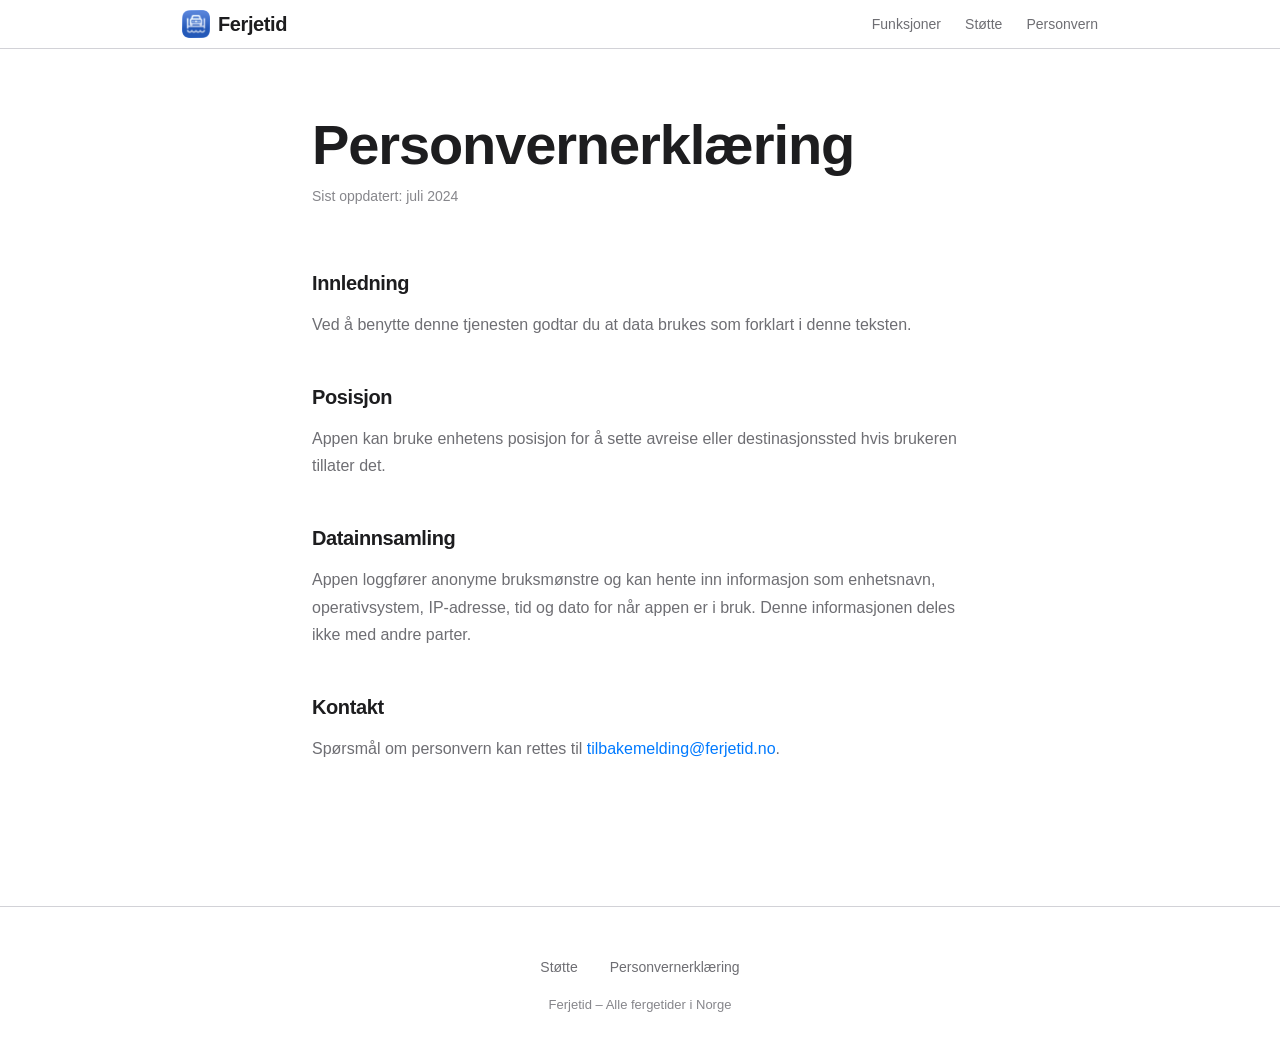
<file: personvernerklaering.html>
<!DOCTYPE html>
<html lang="nb">
<head>
  <meta charset="UTF-8">
  <meta name="viewport" content="width=device-width, initial-scale=1.0">
  <title>Personvernerklæring – Ferjetid</title>
  <meta name="description" content="Personvernerklæring for Ferjetid-appen. Les om hvordan vi behandler dine data.">
  <meta name="robots" content="noindex">
  <link rel="canonical" href="https://ferjetid.no/personvernerklaering.html">
  <link rel="icon" type="image/png" sizes="16x16" href="images/favicon-16x16.png">
  <link rel="apple-touch-icon" href="images/app-icon.png">
  <link rel="stylesheet" href="style.css">
</head>
<body>

  <!-- Navigation -->
  <nav class="nav">
    <div class="container">
      <a href="/" class="nav-logo">
        <img src="images/app-icon.png" alt="" width="28" height="28" class="nav-icon">
        Ferjetid
      </a>
      <ul class="nav-links">
        <li><a href="/#funksjoner">Funksjoner</a></li>
        <li><a href="stotte.html">Støtte</a></li>
        <li><a href="personvernerklaering.html">Personvern</a></li>
      </ul>
    </div>
  </nav>

  <!-- Content -->
  <main class="content-page">
    <div class="container container--narrow">
      <h1>Personvernerklæring</h1>
      <p class="last-updated">Sist oppdatert: juli 2024</p>

      <section>
        <h2>Innledning</h2>
        <p>Ved å benytte denne tjenesten godtar du at data brukes som forklart i denne teksten.</p>
      </section>

      <section>
        <h2>Posisjon</h2>
        <p>Appen kan bruke enhetens posisjon for å sette avreise eller destinasjonssted hvis brukeren tillater det.</p>
      </section>

      <section>
        <h2>Datainnsamling</h2>
        <p>Appen loggfører anonyme bruksmønstre og kan hente inn informasjon som enhetsnavn, operativsystem, IP-adresse, tid og dato for når appen er i bruk. Denne informasjonen deles ikke med andre parter.</p>
      </section>

      <section>
        <h2>Kontakt</h2>
        <p>Spørsmål om personvern kan rettes til <a href="mailto:tilbakemelding@ferjetid.no">tilbakemelding@ferjetid.no</a>.</p>
      </section>
    </div>
  </main>

  <!-- Footer -->
  <footer class="footer">
    <ul class="footer-links">
      <li><a href="stotte.html">Støtte</a></li>
      <li><a href="personvernerklaering.html">Personvernerklæring</a></li>
    </ul>
    <p class="footer-copy">Ferjetid – Alle fergetider i Norge</p>
  </footer>

</body>
</html>
</file>
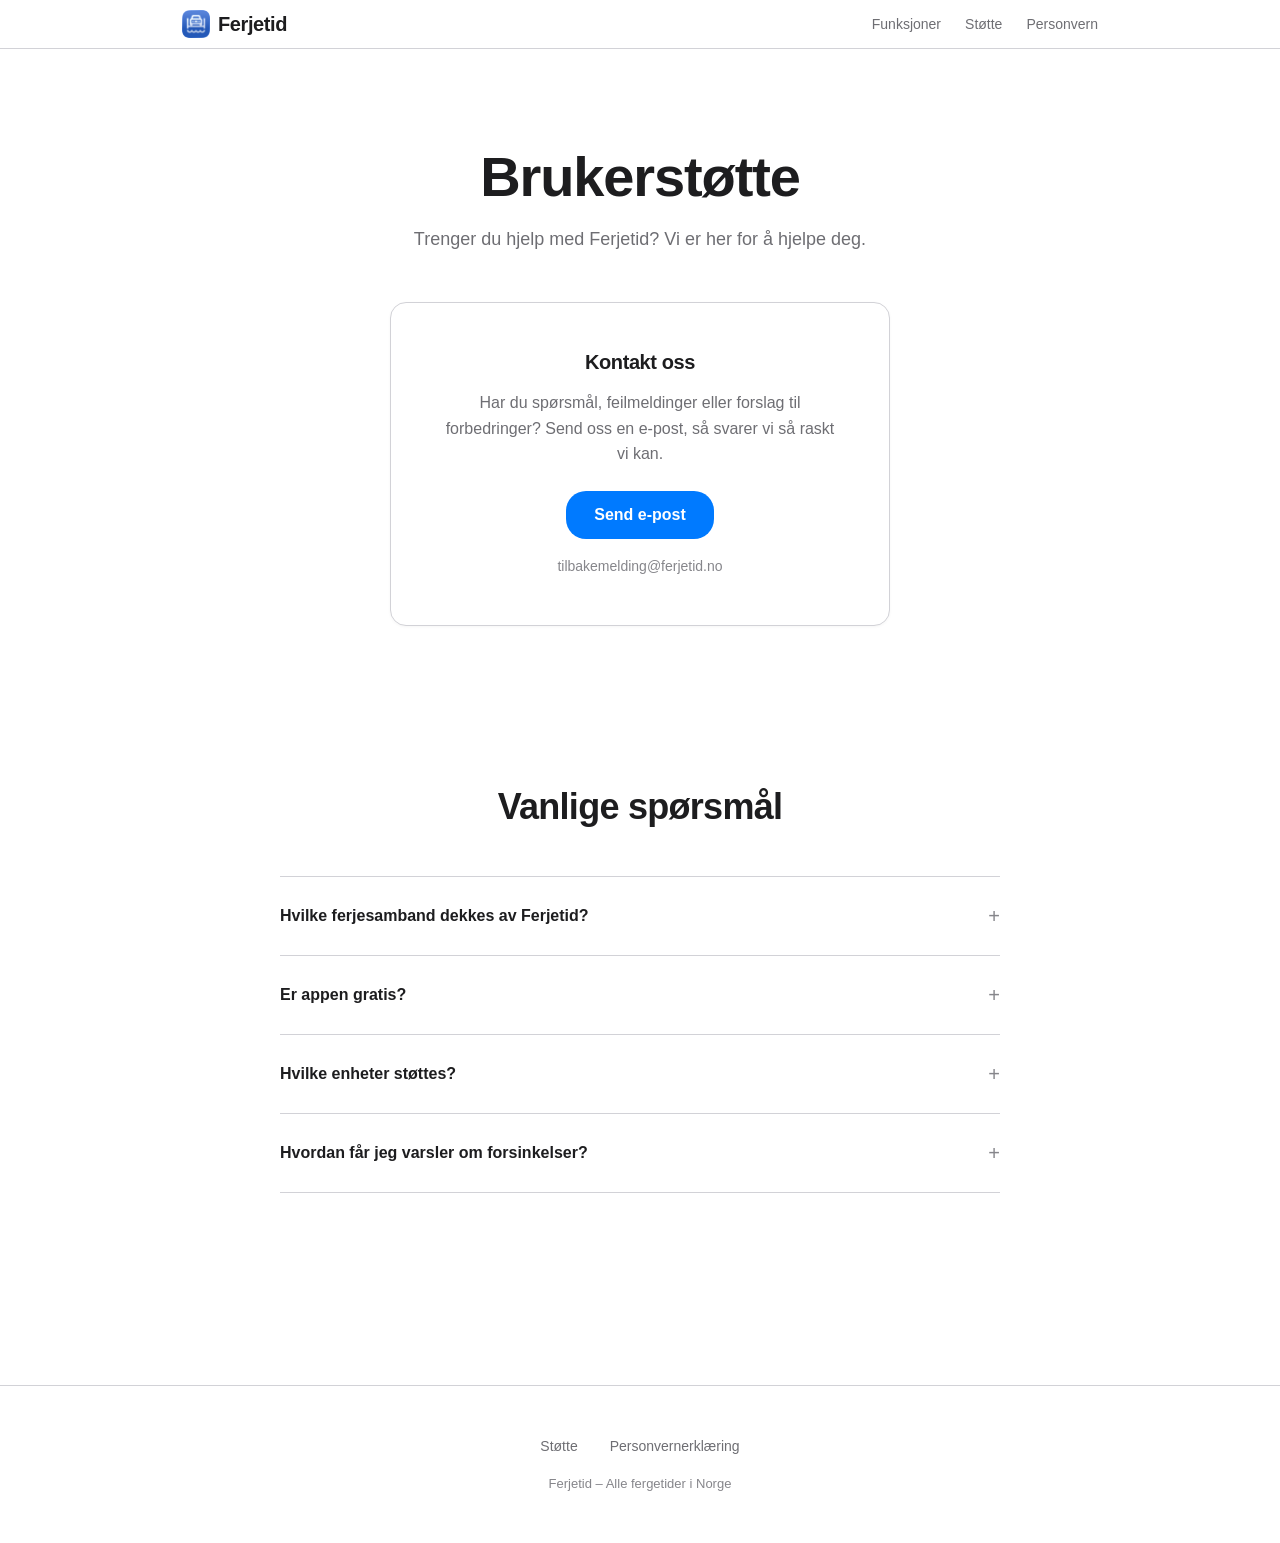
<file: stotte.html>
<!DOCTYPE html>
<html lang="nb">
<head>
  <meta charset="UTF-8">
  <meta name="viewport" content="width=device-width, initial-scale=1.0">
  <title>Brukerstøtte – Ferjetid</title>
  <meta name="description" content="Trenger du hjelp med Ferjetid-appen? Kontakt oss på e-post for brukerstøtte, eller se vanlige spørsmål.">
  <link rel="canonical" href="https://ferjetid.no/stotte.html">
  <meta property="og:title" content="Brukerstøtte – Ferjetid">
  <meta property="og:description" content="Trenger du hjelp med Ferjetid? Kontakt oss eller se vanlige spørsmål.">
  <meta property="og:type" content="website">
  <meta property="og:url" content="https://ferjetid.no/stotte.html">
  <meta property="og:locale" content="nb_NO">
  <link rel="icon" type="image/png" sizes="16x16" href="images/favicon-16x16.png">
  <link rel="apple-touch-icon" href="images/app-icon.png">
  <link rel="stylesheet" href="style.css">
</head>
<body>

  <!-- Navigation -->
  <nav class="nav">
    <div class="container">
      <a href="/" class="nav-logo">
        <img src="images/app-icon.png" alt="" width="28" height="28" class="nav-icon">
        Ferjetid
      </a>
      <ul class="nav-links">
        <li><a href="/#funksjoner">Funksjoner</a></li>
        <li><a href="stotte.html">Støtte</a></li>
        <li><a href="personvernerklaering.html">Personvern</a></li>
      </ul>
    </div>
  </nav>

  <!-- Support Hero -->
  <section class="support-hero">
    <div class="container container--narrow">
      <h1>Brukerstøtte</h1>
      <p>Trenger du hjelp med Ferjetid? Vi er her for å hjelpe deg.</p>
    </div>
  </section>

  <!-- Contact Card -->
  <div class="container container--narrow">
    <div class="support-card">
      <h2>Kontakt oss</h2>
      <p>Har du spørsmål, feilmeldinger eller forslag til forbedringer? Send oss en e-post, så svarer vi så raskt vi kan.</p>
      <a href="mailto:tilbakemelding@ferjetid.no" class="btn">Send e-post</a>
      <p class="email-display">tilbakemelding@ferjetid.no</p>
    </div>
  </div>

  <!-- FAQ -->
  <section class="section">
    <div class="faq">
      <h2>Vanlige spørsmål</h2>

      <details>
        <summary>Hvilke ferjesamband dekkes av Ferjetid?</summary>
        <p>Ferjetid dekker alle ferjesamband i Norge, inkludert bilferjer, passasjerferjer og hurtigbåter. Rutetider hentes fra Entur, og trafikkmeldinger hentes fra Statens vegvesen og Entur.</p>
      </details>

      <details>
        <summary>Er appen gratis?</summary>
        <p>Ja, Ferjetid er gratis å laste ned og bruke. Gratisversjonen har bruksbegrensninger. Abonner for ubegrenset tilgang.</p>
      </details>

      <details>
        <summary>Hvilke enheter støttes?</summary>
        <p>Ferjetid krever iOS 18.0 eller nyere, og støttes på iPhone, iPad og Mac med Apple-chip.</p>
      </details>

      <details>
        <summary>Hvordan får jeg varsler om forsinkelser?</summary>
        <p>Lagre ferjesambandene du bruker mest som favoritter, og aktiver pushvarsler for å bli varslet om forsinkelser og kanselleringer.</p>
      </details>
    </div>
  </section>

  <!-- Footer -->
  <footer class="footer">
    <ul class="footer-links">
      <li><a href="stotte.html">Støtte</a></li>
      <li><a href="personvernerklaering.html">Personvernerklæring</a></li>
    </ul>
    <p class="footer-copy">Ferjetid – Alle fergetider i Norge</p>
  </footer>

</body>
</html>
</file>
<file: style.css>
/* ============================================
   Ferjetid — Apple App Store Inspired Stylesheet
   ============================================ */

/* --- Reset & Base --- */
*, *::before, *::after {
  box-sizing: border-box;
  margin: 0;
  padding: 0;
}

:root {
  /* Colors — Light mode */
  --color-bg: #ffffff;
  --color-bg-secondary: #f5f5f7;
  --color-bg-tertiary: #fbfbfd;
  --color-text: #1d1d1f;
  --color-text-secondary: #6e6e73;
  --color-text-tertiary: #86868b;
  --color-accent: #007AFF;
  --color-accent-hover: #0056CC;
  --color-border: #d2d2d7;
  --color-card-bg: #ffffff;
  --color-card-shadow: rgba(0, 0, 0, 0.04);
  --color-card-shadow-hover: rgba(0, 0, 0, 0.08);
  --color-hero-bg: #f5f5f7;
  --color-cta-bg: #1d1d1f;
  --color-cta-text: #f5f5f7;
  --color-icon: #007AFF;
  --color-nav-bg: rgba(255, 255, 255, 0.8);
  --color-divider: #d2d2d7;
  --color-details-bg: #f5f5f7;

  /* Typography */
  --font-sans: -apple-system, BlinkMacSystemFont, 'SF Pro Display', 'SF Pro Text', 'Segoe UI', Roboto, 'Helvetica Neue', Arial, sans-serif;

  /* Spacing */
  --space-xs: 0.25rem;
  --space-sm: 0.5rem;
  --space-md: 1rem;
  --space-lg: 1.5rem;
  --space-xl: 2rem;
  --space-2xl: 3rem;
  --space-3xl: 4rem;
  --space-4xl: 6rem;

  /* Layout */
  --max-width: 980px;
  --max-width-narrow: 720px;

  /* Borders */
  --radius-sm: 8px;
  --radius-md: 12px;
  --radius-lg: 16px;
  --radius-xl: 20px;
}

/* --- Dark Mode --- */
@media (prefers-color-scheme: dark) {
  :root {
    --color-bg: #000000;
    --color-bg-secondary: #1c1c1e;
    --color-bg-tertiary: #0d0d0d;
    --color-text: #f5f5f7;
    --color-text-secondary: #a1a1a6;
    --color-text-tertiary: #86868b;
    --color-accent: #0A84FF;
    --color-accent-hover: #409CFF;
    --color-border: #38383a;
    --color-card-bg: #1c1c1e;
    --color-card-shadow: rgba(0, 0, 0, 0.2);
    --color-card-shadow-hover: rgba(0, 0, 0, 0.4);
    --color-hero-bg: #1c1c1e;
    --color-cta-bg: #1c1c1e;
    --color-cta-text: #f5f5f7;
    --color-icon: #0A84FF;
    --color-nav-bg: rgba(0, 0, 0, 0.8);
    --color-divider: #38383a;
    --color-details-bg: #1c1c1e;
  }
}

/* --- Base Typography --- */
html {
  font-size: 16px;
  -webkit-font-smoothing: antialiased;
  -moz-osx-font-smoothing: grayscale;
}

body {
  font-family: var(--font-sans);
  color: var(--color-text);
  background-color: var(--color-bg);
  line-height: 1.5;
}

h1, h2, h3 {
  font-weight: 700;
  line-height: 1.15;
  letter-spacing: -0.02em;
}

h1 {
  font-size: clamp(2rem, 5vw, 3.5rem);
  font-weight: 800;
}

h2 {
  font-size: clamp(1.5rem, 3vw, 2.25rem);
}

h3 {
  font-size: 1.125rem;
  font-weight: 600;
  letter-spacing: -0.01em;
}

p {
  color: var(--color-text-secondary);
  line-height: 1.6;
}

a {
  color: var(--color-accent);
  text-decoration: none;
}

a:hover {
  text-decoration: underline;
}

/* --- Layout --- */
.container {
  max-width: var(--max-width);
  margin: 0 auto;
  padding: 0 var(--space-xl);
}

.container--narrow {
  max-width: var(--max-width-narrow);
}

/* --- Navigation --- */
.nav {
  position: sticky;
  top: 0;
  z-index: 100;
  background: var(--color-nav-bg);
  backdrop-filter: saturate(180%) blur(20px);
  -webkit-backdrop-filter: saturate(180%) blur(20px);
  border-bottom: 1px solid var(--color-divider);
}

.nav .container {
  display: flex;
  align-items: center;
  justify-content: space-between;
  height: 48px;
}

.nav-logo {
  display: flex;
  align-items: center;
  gap: 8px;
  font-size: 1.25rem;
  font-weight: 700;
  color: var(--color-text);
  text-decoration: none;
  letter-spacing: -0.02em;
}

.nav-icon {
  width: 28px;
  height: 28px;
  border-radius: 6px;
}

.nav-logo:hover {
  text-decoration: none;
  color: var(--color-text);
}

.nav-links {
  display: flex;
  gap: var(--space-lg);
  list-style: none;
}

.nav-links a {
  font-size: 0.875rem;
  color: var(--color-text-secondary);
  text-decoration: none;
  transition: color 0.2s;
}

.nav-links a:hover {
  color: var(--color-text);
  text-decoration: none;
}

/* --- Hero Section --- */
.hero {
  background: var(--color-hero-bg);
  text-align: center;
  padding: var(--space-4xl) var(--space-xl);
}

.hero h1 {
  margin-bottom: var(--space-lg);
  color: var(--color-text);
}

.hero p {
  font-size: clamp(1rem, 2vw, 1.25rem);
  max-width: 600px;
  margin: 0 auto var(--space-2xl);
  color: var(--color-text-secondary);
}

.hero .app-store-badge {
  display: inline-block;
}

.hero .app-store-badge img {
  height: 54px;
  transition: opacity 0.2s;
}

.hero .app-store-badge:hover img {
  opacity: 0.8;
}

/* --- Screenshot Gallery --- */
.screenshots {
  padding: var(--space-3xl) 0 var(--space-4xl);
  background: var(--color-bg);
  overflow: hidden;
}

.screenshots-scroll {
  display: flex;
  gap: var(--space-xl);
  justify-content: center;
  padding: 0 var(--space-xl);
  overflow-x: auto;
  scroll-snap-type: x mandatory;
  -webkit-overflow-scrolling: touch;
  scrollbar-width: none;
}

.screenshots-scroll::-webkit-scrollbar {
  display: none;
}

.screenshots-scroll img {
  flex-shrink: 0;
  height: 500px;
  width: auto;
  border-radius: var(--radius-xl);
  box-shadow: 0 8px 30px rgba(0, 0, 0, 0.12);
  scroll-snap-align: center;
}

@media (prefers-color-scheme: dark) {
  .screenshots-scroll img {
    box-shadow: 0 8px 30px rgba(0, 0, 0, 0.4);
  }
}

@media (max-width: 640px) {
  .screenshots {
    padding: var(--space-2xl) 0 var(--space-3xl);
  }

  .screenshots-scroll {
    justify-content: flex-start;
    padding: 0 var(--space-md);
    gap: var(--space-md);
  }

  .screenshots-scroll img {
    height: 400px;
  }
}

/* --- Section --- */
.section {
  padding: var(--space-4xl) var(--space-xl);
}

.section-header {
  text-align: center;
  margin-bottom: var(--space-3xl);
}

.section-header h2 {
  margin-bottom: var(--space-md);
  color: var(--color-text);
}

.section-header p {
  font-size: 1.0625rem;
  max-width: 560px;
  margin: 0 auto;
}

/* --- Feature Grid --- */
.features-grid {
  display: grid;
  grid-template-columns: 1fr;
  gap: var(--space-xl);
  max-width: var(--max-width);
  margin: 0 auto;
}

@media (min-width: 640px) {
  .features-grid {
    grid-template-columns: repeat(2, 1fr);
  }
}

@media (min-width: 960px) {
  .features-grid {
    grid-template-columns: repeat(3, 1fr);
  }
}

.feature-card {
  background: var(--color-card-bg);
  border: 1px solid var(--color-border);
  border-radius: var(--radius-lg);
  padding: var(--space-2xl) var(--space-xl);
  text-align: center;
  transition: box-shadow 0.3s, transform 0.3s;
  box-shadow: 0 1px 3px var(--color-card-shadow);
}

.feature-card:hover {
  box-shadow: 0 4px 12px var(--color-card-shadow-hover);
  transform: translateY(-2px);
}

.feature-card .icon {
  display: inline-flex;
  align-items: center;
  justify-content: center;
  width: 48px;
  height: 48px;
  margin-bottom: var(--space-lg);
  color: var(--color-icon);
}

.feature-card .icon svg {
  width: 32px;
  height: 32px;
}

.feature-card h3 {
  margin-bottom: var(--space-sm);
  color: var(--color-text);
}

.feature-card p {
  font-size: 0.9375rem;
  line-height: 1.6;
}

/* --- CTA Section --- */
.cta {
  background: var(--color-cta-bg);
  text-align: center;
  padding: var(--space-4xl) var(--space-xl);
}

.cta h2 {
  color: var(--color-cta-text);
  margin-bottom: var(--space-md);
}

.cta p {
  color: var(--color-text-tertiary);
  font-size: 1.0625rem;
  max-width: 500px;
  margin: 0 auto var(--space-2xl);
}

.cta .app-store-badge img {
  height: 54px;
  transition: opacity 0.2s;
}

.cta .app-store-badge:hover img {
  opacity: 0.8;
}

/* --- Support Page --- */
.support-hero {
  text-align: center;
  padding: var(--space-4xl) var(--space-xl) var(--space-2xl);
}

.support-hero h1 {
  margin-bottom: var(--space-md);
}

.support-hero p {
  font-size: 1.125rem;
  max-width: 500px;
  margin: 0 auto;
}

.support-card {
  background: var(--color-card-bg);
  border: 1px solid var(--color-border);
  border-radius: var(--radius-lg);
  padding: var(--space-2xl);
  text-align: center;
  max-width: 500px;
  margin: 0 auto var(--space-3xl);
  box-shadow: 0 1px 3px var(--color-card-shadow);
}

.support-card h2 {
  font-size: 1.25rem;
  margin-bottom: var(--space-md);
}

.support-card p {
  margin-bottom: var(--space-lg);
}

.support-card .email-display {
  font-size: 0.875rem;
  color: var(--color-text-tertiary);
  margin-top: var(--space-md);
  margin-bottom: 0;
}

.btn {
  display: inline-block;
  padding: 0.75rem 1.75rem;
  background: var(--color-accent);
  color: #ffffff;
  border-radius: var(--radius-xl);
  font-size: 1rem;
  font-weight: 600;
  text-decoration: none;
  transition: background 0.2s;
}

.btn:hover {
  background: var(--color-accent-hover);
  text-decoration: none;
}

/* --- FAQ --- */
.faq {
  max-width: var(--max-width-narrow);
  margin: 0 auto;
  padding-bottom: var(--space-4xl);
}

.faq h2 {
  text-align: center;
  margin-bottom: var(--space-2xl);
}

.faq details {
  border-bottom: 1px solid var(--color-divider);
}

.faq details:first-of-type {
  border-top: 1px solid var(--color-divider);
}

.faq summary {
  padding: var(--space-lg) 0;
  font-weight: 600;
  font-size: 1rem;
  cursor: pointer;
  list-style: none;
  display: flex;
  justify-content: space-between;
  align-items: center;
  color: var(--color-text);
}

.faq summary::-webkit-details-marker {
  display: none;
}

.faq summary::after {
  content: '+';
  font-size: 1.25rem;
  font-weight: 300;
  color: var(--color-text-tertiary);
  transition: transform 0.2s;
}

.faq details[open] summary::after {
  content: '−';
}

.faq details p {
  padding-bottom: var(--space-lg);
  font-size: 0.9375rem;
  line-height: 1.7;
}

/* --- Privacy Policy --- */
.content-page {
  padding: var(--space-3xl) var(--space-xl) var(--space-4xl);
}

.content-page h1 {
  margin-bottom: var(--space-sm);
}

.content-page .last-updated {
  font-size: 0.875rem;
  color: var(--color-text-tertiary);
  margin-bottom: var(--space-3xl);
}

.content-page section {
  margin-bottom: var(--space-2xl);
}

.content-page section h2 {
  font-size: 1.25rem;
  margin-bottom: var(--space-md);
}

.content-page section p {
  line-height: 1.7;
}

/* --- Footer --- */
.footer {
  border-top: 1px solid var(--color-divider);
  padding: var(--space-2xl) var(--space-xl);
  text-align: center;
}

.footer-links {
  display: flex;
  justify-content: center;
  gap: var(--space-xl);
  list-style: none;
  margin-bottom: var(--space-md);
}

.footer-links a {
  font-size: 0.875rem;
  color: var(--color-text-secondary);
}

.footer-links a:hover {
  color: var(--color-text);
}

.footer-copy {
  font-size: 0.8125rem;
  color: var(--color-text-tertiary);
}

/* --- Responsive --- */
@media (max-width: 640px) {
  .nav .container {
    padding: 0 var(--space-md);
  }

  .nav-links {
    gap: var(--space-md);
  }

  .nav-links a {
    font-size: 0.8125rem;
  }

  .hero {
    padding: var(--space-3xl) var(--space-md);
  }

  .section {
    padding: var(--space-3xl) var(--space-md);
  }

  .cta {
    padding: var(--space-3xl) var(--space-md);
  }

  .feature-card {
    padding: var(--space-xl) var(--space-lg);
  }

  .footer {
    padding: var(--space-xl) var(--space-md);
  }

  .footer-links {
    flex-direction: column;
    gap: var(--space-sm);
  }
}
</file>
